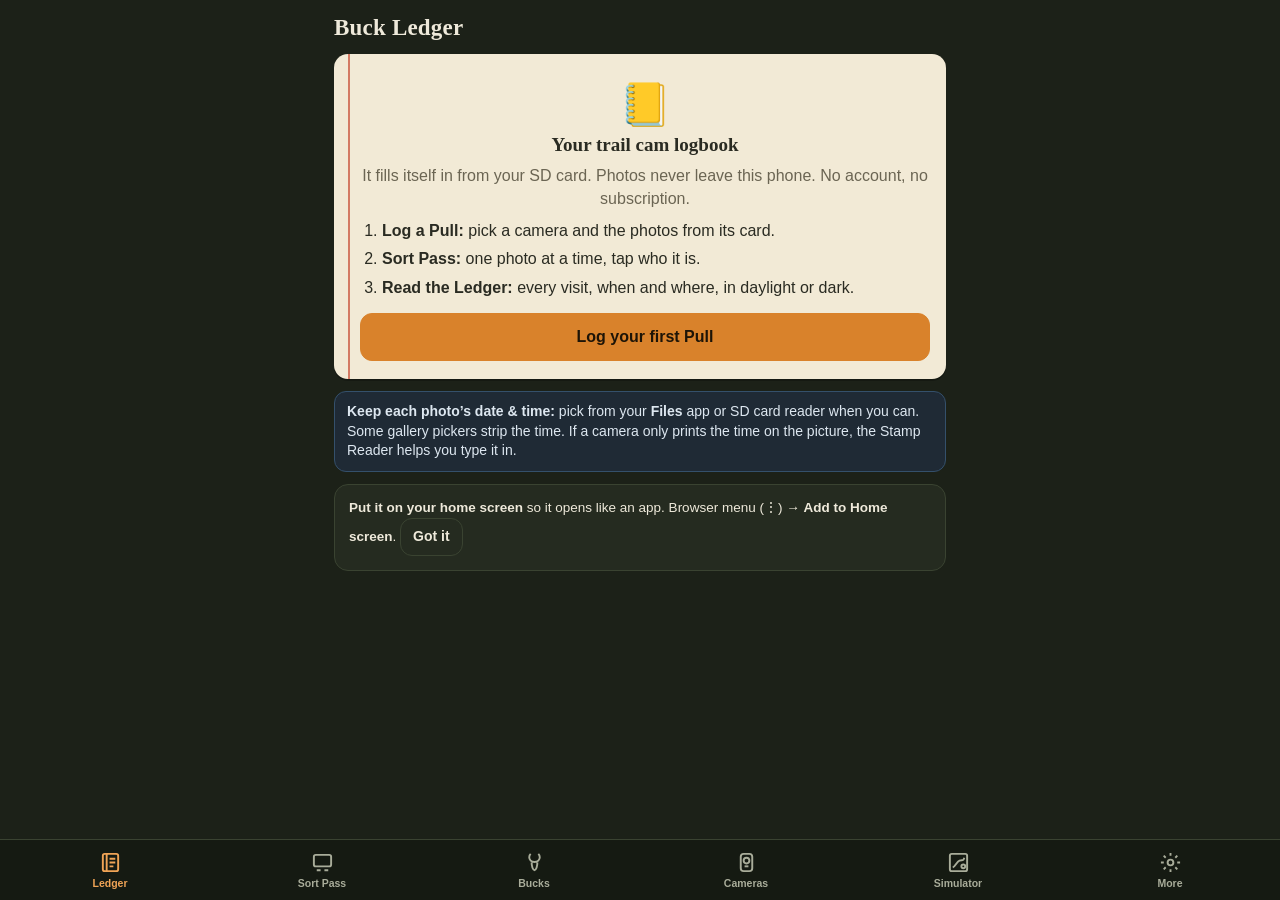
<file: index.html>
<!doctype html>
<html lang="en">
<head>
  <meta charset="utf-8">
  <meta name="viewport" content="width=device-width, initial-scale=1, viewport-fit=cover">
  <title>Buck Ledger · Your trail cam logbook</title>
  <meta name="description" content="A hunter's logbook that fills itself in from your SD card. See when and where each buck shows up. No account, no subscription, photos never leave your phone.">
  <meta name="theme-color" content="#1c2118">
  <meta name="apple-mobile-web-app-capable" content="yes">
  <meta name="mobile-web-app-capable" content="yes">
  <meta name="apple-mobile-web-app-title" content="Buck Ledger">
  <meta name="apple-mobile-web-app-status-bar-style" content="black-translucent">
  <meta name="format-detection" content="telephone=no">
  <link rel="manifest" href="manifest.webmanifest">
  <link rel="icon" href="icons/icon.svg" type="image/svg+xml">
  <link rel="icon" href="icons/favicon-32.png" sizes="32x32" type="image/png">
  <link rel="apple-touch-icon" href="icons/apple-touch-icon.png">
  <link rel="stylesheet" href="styles.css">
</head>
<body>
  <div id="app"></div>
  <nav id="nav" aria-label="Main"></nav>
  <div id="sheet-root"></div>
  <div id="toast" role="status" aria-live="polite"></div>
  <noscript><p style="padding:24px;font-family:sans-serif">Buck Ledger needs JavaScript turned on.</p></noscript>
  <script src="config.js"></script>
  <script src="data/states.js"></script>
  <script src="astro.js"></script>
  <script src="wx.js"></script>
  <script src="data/example.js"></script>
  <script src="fieldtips.js"></script>
  <script src="sim.js"></script>
  <script src="terrain.js"></script>
  <script src="app.js"></script>
</body>
</html>
</file>
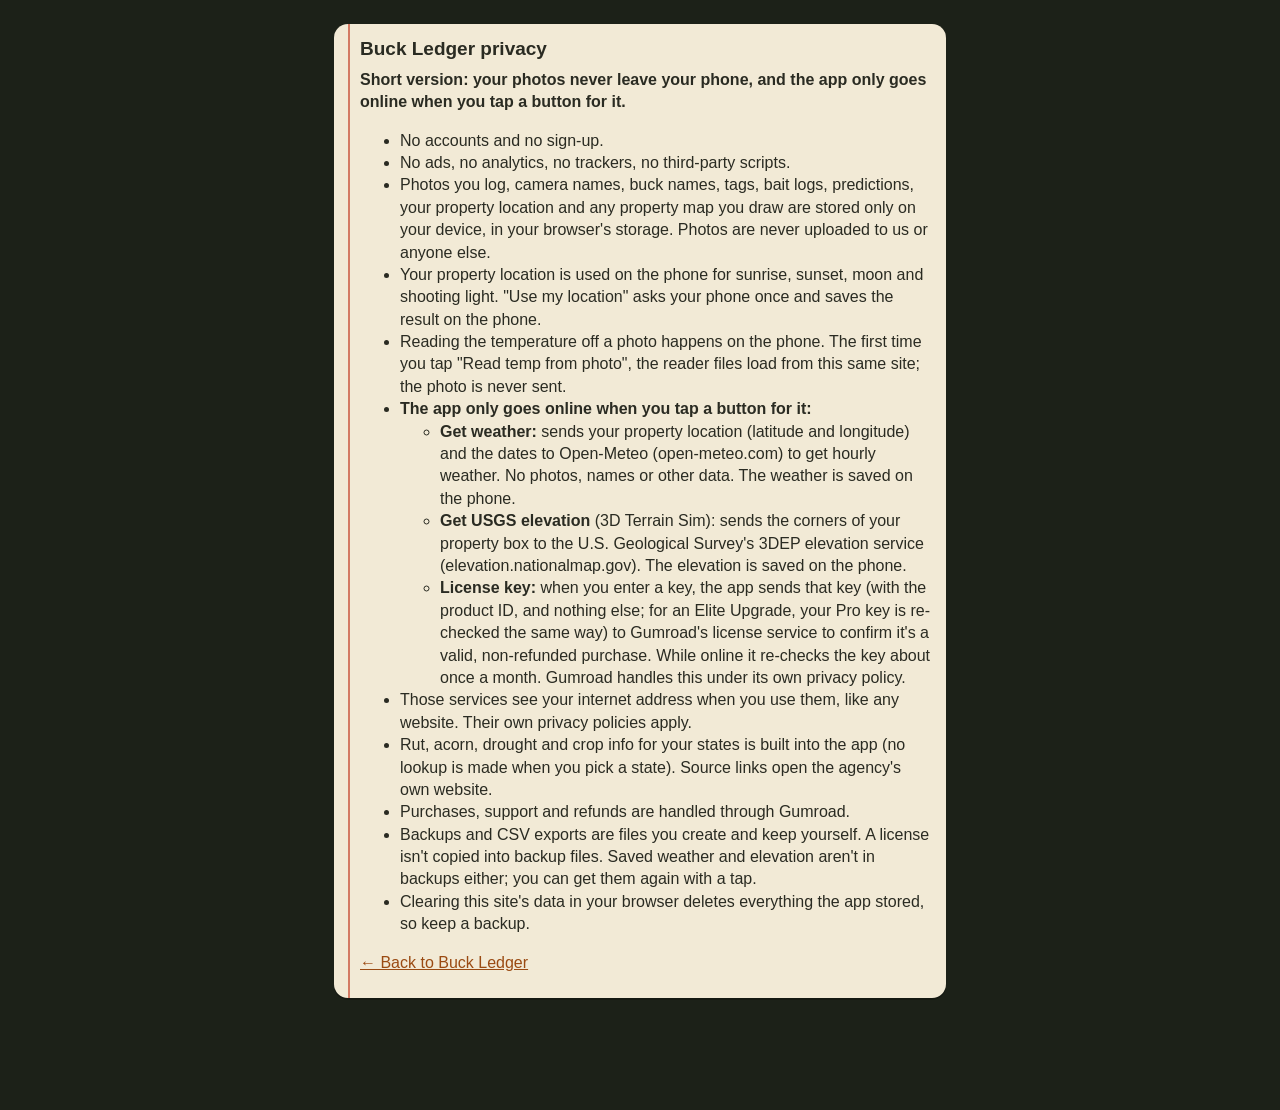
<file: privacy.html>
<!doctype html><html lang="en"><head><meta charset="utf-8"><meta name="viewport" content="width=device-width, initial-scale=1">
<title>Buck Ledger · Privacy</title><link rel="icon" href="icons/icon.svg"><link rel="stylesheet" href="styles.css"></head>
<body><main class="wrap" style="padding-top:24px">
<div class="paper">
<h2>Buck Ledger privacy</h2>
<p><b>Short version: your photos never leave your phone, and the app only goes online when you tap a button for it.</b></p>
<ul>
<li>No accounts and no sign-up.</li>
<li>No ads, no analytics, no trackers, no third-party scripts.</li>
<li>Photos you log, camera names, buck names, tags, bait logs, predictions, your property location and any property map you draw are stored only on your device, in your browser's storage. Photos are never uploaded to us or anyone else.</li>
<li>Your property location is used on the phone for sunrise, sunset, moon and shooting light. "Use my location" asks your phone once and saves the result on the phone.</li>
<li>Reading the temperature off a photo happens on the phone. The first time you tap "Read temp from photo", the reader files load from this same site; the photo is never sent.</li>
<li><b>The app only goes online when you tap a button for it:</b>
 <ul>
 <li><b>Get weather:</b> sends your property location (latitude and longitude) and the dates to Open-Meteo (open-meteo.com) to get hourly weather. No photos, names or other data. The weather is saved on the phone.</li>
 <li><b>Get USGS elevation</b> (3D Terrain Sim): sends the corners of your property box to the U.S. Geological Survey's 3DEP elevation service (elevation.nationalmap.gov). The elevation is saved on the phone.</li>
 <li><b>License key:</b> when you enter a key, the app sends that key (with the product ID, and nothing else; for an Elite Upgrade, your Pro key is re-checked the same way) to Gumroad's license service to confirm it's a valid, non-refunded purchase. While online it re-checks the key about once a month. Gumroad handles this under its own privacy policy.</li>
 </ul></li>
<li>Those services see your internet address when you use them, like any website. Their own privacy policies apply.</li>
<li>Rut, acorn, drought and crop info for your states is built into the app (no lookup is made when you pick a state). Source links open the agency's own website.</li>
<li>Purchases, support and refunds are handled through Gumroad.</li>
<li>Backups and CSV exports are files you create and keep yourself. A license isn't copied into backup files. Saved weather and elevation aren't in backups either; you can get them again with a tap.</li>
<li>Clearing this site's data in your browser deletes everything the app stored, so keep a backup.</li>
</ul>
<p><a href="./">← Back to Buck Ledger</a></p>
</div></main></body></html>
</file>
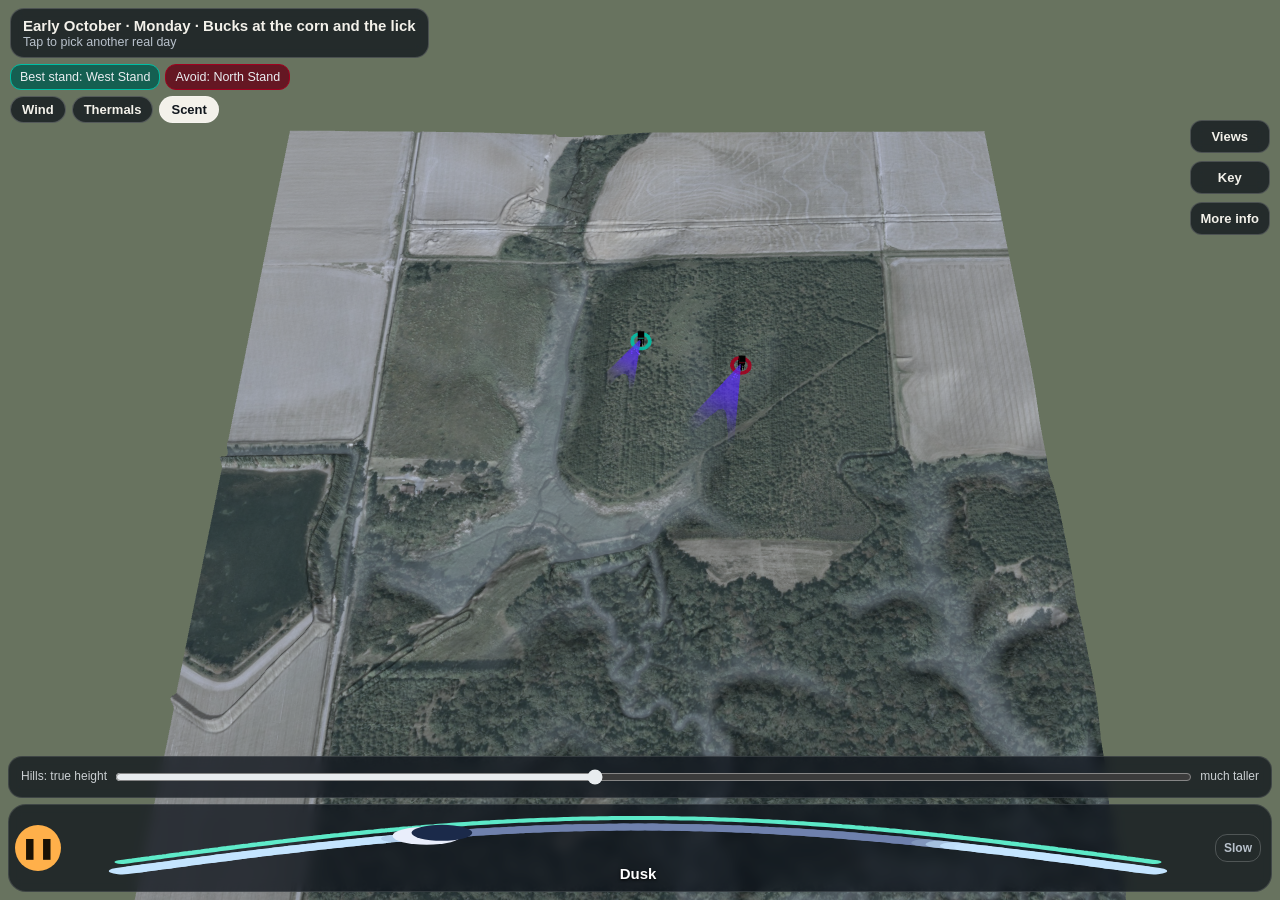
<file: hbk3d/sim.html>
<!doctype html>
<html lang="en">
<head>
<meta charset="utf-8">
<meta name="viewport" content="width=device-width,initial-scale=1,maximum-scale=1,viewport-fit=cover">
<meta name="theme-color" content="#0b1118">
<title>Buck Ledger · 3D sim</title>
<style>
:root{--bg:rgba(10,16,24,.72);--fg:#f3f1ea;--mut:#b9c2cc;--acc:#ffb04a}
*{box-sizing:border-box;-webkit-tap-highlight-color:transparent}
html,body{margin:0;height:100%;background:#0b1118;color:var(--fg);font:15px/1.3 -apple-system,BlinkMacSystemFont,"Segoe UI",Roboto,Helvetica,Arial,sans-serif;overflow:hidden;overscroll-behavior:none}
#gl{position:fixed;inset:0;width:100%;height:100%;display:block;touch-action:none}
#labels{position:fixed;inset:0;pointer-events:none;overflow:hidden}
.lb{position:absolute;transform:translate(-50%,-100%);white-space:nowrap;font-weight:600;font-size:12px;padding:2px 7px;border-radius:9px;background:rgba(8,12,18,.62);color:#fff;text-shadow:0 1px 2px #000;letter-spacing:.2px}
.lb.stand{border:1px solid rgba(255,176,74,.7)}
.lb.cam{border:1px solid rgba(255,255,255,.55);font-size:11px}
.lb.place{background:rgba(40,28,12,.55);color:#f5e7c8;font-weight:500;font-size:11px}
.lb.oak{background:rgba(20,40,16,.55);color:#dff5c8;font-weight:500;font-size:11px}
.lb.buck{font-size:14px;padding:3px 9px;border-width:2px;border-style:solid}
.lb.guess{opacity:.85;border-style:dashed!important;font-weight:500}
.lb.front{background:rgba(30,60,110,.75);font-size:14px;border:1px solid #9cc4ff}
.lb.st{font-size:12px;border-width:2px;border-style:solid;text-align:center;line-height:1.2}
.lb.st b{display:block;font-size:13px}
.lb.st i{display:block;font-style:normal;font-weight:500;font-size:11px;color:#e8ecef;white-space:normal;max-width:190px}
.lb.st.g{border-color:#3ddc6a}.lb.st.y{border-color:#ffd23f}.lb.st.r{border-color:#ff4b4b}
.lb.walk{font-size:11.5px;border:2px solid;font-weight:600;white-space:normal;max-width:200px;text-align:center}
.chip.best{border-color:#3ddc6a;background:rgba(20,80,40,.8)}.chip.avoid{border-color:#ff4b4b;background:rgba(100,20,20,.8)}
.lb.red{background:rgba(120,10,10,.75);border:1px solid #ff5a5a;font-size:11px}
#top{position:fixed;left:0;right:0;top:0;padding:calc(env(safe-area-inset-top) + 8px) 10px 0;display:flex;flex-direction:column;gap:6px;pointer-events:none}
#dayBtn{pointer-events:auto;align-self:flex-start;max-width:100%;background:var(--bg);color:var(--fg);border:1px solid rgba(255,255,255,.18);border-radius:14px;padding:8px 12px;font-size:15px;font-weight:700;backdrop-filter:blur(6px);-webkit-backdrop-filter:blur(6px);text-align:left}
#dayBtn small{display:block;font-weight:500;color:var(--mut);font-size:12.5px;margin-top:1px}
#status{display:flex;flex-wrap:wrap;gap:5px}
.chip{background:var(--bg);border-radius:11px;padding:4px 9px;font-size:12.5px;color:#e9edf1;backdrop-filter:blur(6px);-webkit-backdrop-filter:blur(6px);border:1px solid rgba(255,255,255,.1)}
.chip.hot{border-color:rgba(255,140,60,.6)}.chip.cold{border-color:rgba(120,180,255,.6)}.chip.front{border-color:#9cc4ff;background:rgba(30,60,110,.75)}
#side{position:fixed;right:10px;top:calc(env(safe-area-inset-top) + 120px);display:flex;flex-direction:column;gap:8px}
.sbtn{background:var(--bg);color:var(--fg);border:1px solid rgba(255,255,255,.18);border-radius:12px;padding:8px 10px;font-size:13px;font-weight:600;backdrop-filter:blur(6px);-webkit-backdrop-filter:blur(6px)}
#bottom{position:fixed;left:0;right:0;bottom:0;padding:0 8px calc(env(safe-area-inset-bottom) + 8px);display:flex;flex-direction:column;gap:6px;pointer-events:none}
#bucks{pointer-events:auto;display:flex;gap:6px;overflow-x:auto;padding:2px 2px 4px;scrollbar-width:none}
#bucks::-webkit-scrollbar{display:none}
.bk{flex:0 0 auto;background:var(--bg);color:#fff;border:2px solid rgba(255,255,255,.2);border-radius:16px;padding:6px 12px;font-weight:700;font-size:14px;backdrop-filter:blur(6px);-webkit-backdrop-filter:blur(6px)}
.bk.on{background:rgba(255,255,255,.16)}
.bk.dim{opacity:.45}
#timebar{pointer-events:auto;display:flex;align-items:center;gap:8px;background:var(--bg);border-radius:18px;padding:6px 10px 6px 6px;border:1px solid rgba(255,255,255,.12);backdrop-filter:blur(6px);-webkit-backdrop-filter:blur(6px)}
#play{flex:0 0 46px;height:46px;border-radius:23px;border:none;background:var(--acc);color:#1a1205;font-size:20px;font-weight:900}
#arcWrap{flex:1;position:relative;height:74px;touch-action:none}
#arc{width:100%;height:100%;display:block}
#tod{position:absolute;left:0;right:0;bottom:2px;text-align:center;font-weight:700;font-size:15px;color:#fff;text-shadow:0 1px 3px #000;pointer-events:none}
#speed{flex:0 0 auto;background:transparent;color:var(--mut);border:1px solid rgba(255,255,255,.2);border-radius:12px;padding:6px 8px;font-size:12px;font-weight:600}
#caption{position:fixed;left:6%;right:6%;bottom:calc(env(safe-area-inset-bottom) + 200px);text-align:center;font-size:22px;font-weight:800;color:#fff;text-shadow:0 2px 8px #000,0 0 2px #000;opacity:0;transition:opacity .8s;pointer-events:none;line-height:1.25}
#caption.on{opacity:1}
.sheet{position:fixed;left:8px;right:8px;bottom:8px;max-height:72vh;overflow:auto;background:rgba(12,18,26,.96);border-radius:18px;padding:12px 14px calc(env(safe-area-inset-bottom) + 12px);border:1px solid rgba(255,255,255,.15);display:none;z-index:5}
.sheet.on{display:block}
.sheet h3{margin:2px 0 8px;font-size:16px}
.opt{display:block;width:100%;text-align:left;background:rgba(255,255,255,.06);border:1px solid rgba(255,255,255,.1);color:#fff;border-radius:12px;padding:10px 12px;margin:6px 0;font-size:15px;font-weight:700}
.opt small{display:block;color:var(--mut);font-weight:500;font-size:13px}
.key{display:flex;align-items:center;gap:10px;margin:7px 0;font-size:14px}
.sw{flex:0 0 34px;height:14px;border-radius:7px}
.tog{margin-left:auto;background:rgba(255,255,255,.08);color:#fff;border:1px solid rgba(255,255,255,.2);border-radius:10px;padding:3px 9px;font-size:12px}
.note{color:var(--mut);font-size:12.5px;line-height:1.4;margin-top:10px}
#loading{position:fixed;inset:0;display:flex;align-items:center;justify-content:center;font-size:18px;font-weight:700;background:#0b1118;z-index:9}
body.rec #side,body.rec #speed{display:none}
body.rec #bucks{display:none}

/* BL: Buck Ledger layers */
#blchips{display:flex;flex-wrap:wrap;gap:6px;pointer-events:auto;padding-right:74px}#blexag{padding-right:74px}
.blc{background:var(--bg);color:var(--fg);border:1px solid rgba(255,255,255,.22);border-radius:14px;padding:5px 11px;font-size:13px;font-weight:700;backdrop-filter:blur(6px);-webkit-backdrop-filter:blur(6px)}
.blc.on{background:#f3f1ea;color:#10161d}
.lb.st.g{border-color:#00BFA5}.lb.st.y{border-color:#FF8A00}.lb.st.r{border-color:#A0001E}
.chip.best{border-color:#00BFA5;background:rgba(0,90,78,.8)}.chip.avoid{border-color:#A0001E;background:rgba(100,0,20,.8)}
.lb.tip{white-space:normal;max-width:240px;text-align:left;border:2px solid #f3f1ea;padding:6px 9px;font-weight:500;line-height:1.3}
.lb.tip b{display:block;font-size:13px}.lb.tip i{display:block;font-style:normal;font-size:12px;margin:3px 0}.lb.tip small{display:block;color:#b9c2cc;font-size:10.5px}
.tipshare{margin-top:5px;background:#f3f1ea;color:#10161d;border:none;border-radius:9px;padding:4px 10px;font-weight:700;font-size:12px}
</style>
</head>
<body>
<canvas id="gl"></canvas>
<div id="labels"></div>
<div id="top">
  <button id="dayBtn">Loading…</button>
  <div id="status"></div>
</div>
<div id="side">
  <button class="sbtn" id="viewBtn">Views</button>
  <button class="sbtn" id="keyBtn">Key</button>
</div>
<div id="caption"></div>
<div id="bottom">
  <div id="bucks"></div>
  <div id="timebar">
    <button id="play" aria-label="Play">❚❚</button>
    <div id="arcWrap"><svg id="arc" viewBox="0 0 300 74" preserveAspectRatio="none"></svg><div id="tod"></div></div>
    <button id="speed">Slow</button>
  </div>
</div>
<div class="sheet" id="daySheet"><h3>Pick a real day</h3><div id="dayList"></div></div>
<div class="sheet" id="viewSheet"><h3>Views</h3><div id="viewList"></div></div>
<div class="sheet" id="keySheet"><h3>What you're seeing</h3><div id="keyList"></div><div class="note" id="keyNote"></div></div>
<div id="loading">Loading the 3D ground…</div>
<script src="../fieldtips.js"></script>
<script src="port.js"></script>
</body>
</html>
</file>
<file: styles.css>
:root{--bg:#1c2118;--bg2:#252b20;--line:#3a4331;--text:#eee9da;--muted:#a9ad9a;--paper:#f2ead6;--paper2:#e9dfc4;--ink:#2a2b22;--ink2:#6b6553;--rule:#c9d3dc;--margin:#c8553d;
  --acc:#d9822b;--day:#e0b23c;--light:#d9822b;--dark:#34477a;--ok:#5d8f3e;--danger:#c8553d;--r:14px;--safe-b:env(safe-area-inset-bottom,0px);--safe-t:env(safe-area-inset-top,0px)}
*{box-sizing:border-box;-webkit-tap-highlight-color:transparent}
html,body{margin:0;background:var(--bg);color:var(--text);font:16px/1.4 -apple-system,BlinkMacSystemFont,"Segoe UI",Roboto,Helvetica,Arial,sans-serif;-webkit-text-size-adjust:100%}
a{color:#f0a456}
h1,h2,h3{margin:0 0 8px;line-height:1.2}h1{font-size:23px;letter-spacing:.2px}h2{font-size:19px}h3{font-size:16px}
p{margin:0 0 10px}
.mono{font-family:ui-monospace,"SF Mono",Menlo,Consolas,monospace}
.wrap{max-width:640px;margin:0 auto;padding:calc(12px + var(--safe-t)) 14px calc(100px + var(--safe-b))}
.head{display:flex;align-items:center;gap:10px;margin:2px 0 12px}
.head h1{flex:1;margin:0}
.head .back{color:#f0a456;text-decoration:none;font-size:16px;padding:6px 2px}
.brand{font-family:Georgia,"Times New Roman",serif;font-weight:700}
.muted{color:var(--muted)}.small{font-size:13.5px}.tiny{font-size:12px}
/* paper card = a ledger page */
.paper{background:var(--paper);color:var(--ink);border-radius:var(--r);padding:14px 14px 14px 26px;margin:0 0 12px;position:relative;box-shadow:0 2px 0 rgba(0,0,0,.25)}
.paper::before{content:"";position:absolute;left:14px;top:0;bottom:0;width:2px;background:var(--margin);opacity:.75}
.paper a{color:#9a4a12}
.paper .muted{color:var(--ink2)}
.panel{background:var(--bg2);border:1px solid var(--line);border-radius:var(--r);padding:14px;margin:0 0 12px}
.panel.alert{border-color:var(--acc)}
.btn{display:inline-flex;align-items:center;justify-content:center;gap:6px;min-height:48px;padding:10px 16px;border-radius:12px;border:1px solid var(--line);background:#323a2a;color:var(--text);font:inherit;font-weight:650;cursor:pointer;text-decoration:none;text-align:center}
.btn.go{background:var(--acc);border-color:var(--acc);color:#1d1407}
.btn.ink{background:var(--ink);border-color:var(--ink);color:var(--paper)}
.btn.plain{background:transparent}
.btn.danger{color:#ff9a86;border-color:#6b2f2a}
.btn.block{display:flex;width:100%}
.btn.sm{min-height:38px;padding:6px 12px;font-size:14px}
.btn:disabled{opacity:.45}
.btn-row{display:flex;gap:8px}.btn-row>.btn{flex:1}
.field{display:block;margin:0 0 12px}
.field>span{display:block;font-size:13.5px;color:var(--muted);margin-bottom:4px}
.paper .field>span{color:var(--ink2)}
input[type=text],input[type=number],input[type=date],input[type=time],select,textarea{width:100%;min-height:48px;padding:10px 12px;border-radius:10px;border:1px solid var(--line);background:#14180f;color:var(--text);font:inherit;font-size:16px}
.paper input,.paper select,.paper textarea{background:#fffaf0;color:var(--ink);border-color:#cbbf9f}
select{appearance:none;-webkit-appearance:none;background-image:linear-gradient(45deg,transparent 50%,currentColor 50%),linear-gradient(135deg,currentColor 50%,transparent 50%);background-position:calc(100% - 18px) 50%,calc(100% - 13px) 50%;background-size:5px 5px;background-repeat:no-repeat;padding-right:32px}
/* nav */
#nav{position:fixed;left:0;right:0;bottom:0;background:rgba(22,26,19,.97);border-top:1px solid var(--line);display:flex;padding:4px 4px calc(4px + var(--safe-b));z-index:20}
#nav a{flex:1;display:flex;flex-direction:column;align-items:center;gap:2px;padding:7px 0 5px;color:var(--muted);text-decoration:none;font-size:11.5px;position:relative;font-weight:600}
#nav a svg{width:23px;height:23px}
#nav a.on{color:#f0a456}
#nav a .badge{position:absolute;top:1px;left:calc(50% + 7px);background:var(--acc);color:#1d1407;font-size:10.5px;font-weight:800;border-radius:9px;padding:0 5px;min-width:17px;text-align:center}
#nav.hide{display:none}
/* ledger action strip */
.actions{display:grid;grid-template-columns:repeat(3,1fr);gap:8px;margin-bottom:12px}
.act{display:flex;flex-direction:column;align-items:flex-start;gap:2px;padding:10px 12px;border-radius:12px;background:var(--bg2);border:1px solid var(--line);color:var(--text);text-decoration:none;min-height:64px}
.act b{font-size:15px}.act span{font-size:12px;color:var(--muted)}
.act.hot{border-color:var(--acc);background:#33291b}
.act.main{background:var(--acc);border-color:var(--acc);color:#1d1407}.act.main span{color:#3d2a10}
.filters{display:grid;grid-template-columns:1fr 1fr;gap:8px;margin-bottom:10px}
.filters select{min-height:42px;font-size:15px;padding:6px 30px 6px 10px}
/* the ledger itself */
.ledger{background:var(--paper);color:var(--ink);border-radius:var(--r);overflow:hidden;position:relative;box-shadow:0 2px 0 rgba(0,0,0,.25)}
.ledger::before{content:"";position:absolute;left:58px;top:0;bottom:0;width:2px;background:var(--margin);opacity:.65;z-index:1;pointer-events:none}
.lday{padding:10px 12px 4px 70px;font-family:Georgia,serif;font-weight:700;font-size:14px;color:#7a3d14;border-bottom:1px solid var(--rule);background:var(--paper2)}
.lrow{display:flex;align-items:center;gap:10px;min-height:52px;padding:6px 12px;border-bottom:1px solid var(--rule);color:var(--ink);text-decoration:none;cursor:pointer;width:100%;background:none;border-left:0;border-right:0;border-top:0;font:inherit;text-align:left}
.lrow:last-child{border-bottom:0}
.lrow .tm{width:44px;flex:none;font-family:ui-monospace,"SF Mono",Menlo,Consolas,monospace;font-size:13px;font-weight:700;text-align:right}
.lrow .mk{width:12px;height:12px;border-radius:50%;flex:none;margin-left:6px;border:2px solid transparent}
.mk.day{background:var(--day)}.mk.light{background:var(--paper);border-color:var(--light)!important;background:linear-gradient(90deg,var(--light) 50%,var(--paper) 50%)}.mk.dark{background:var(--dark)}.mk.none{background:#b5ab92}
.lrow .who{flex:1;min-width:0}
.lrow .who b{display:block;white-space:nowrap;overflow:hidden;text-overflow:ellipsis;font-size:15px}
.lrow .who span{font-size:12.5px;color:var(--ink2)}
.lrow .n{font-size:12px;color:var(--ink2);flex:none}
.lrow img{width:52px;height:39px;object-fit:cover;border-radius:5px;flex:none;background:#cfc4a6}
.lpull{display:flex;gap:8px;align-items:center;padding:8px 12px 8px 70px;border-bottom:1px solid var(--rule);font-size:13px;color:#5c5034;background:repeating-linear-gradient(135deg,#efe3c4 0 8px,#f2ead6 8px 16px)}
.legend{display:flex;gap:12px;flex-wrap:wrap;font-size:12.5px;color:var(--muted);margin:8px 2px}
.legend .mk{display:inline-block;width:11px;height:11px;border-radius:50%;margin-right:4px;vertical-align:-1px;border:2px solid transparent}
.paper .legend{color:var(--ink2)}
/* sort pass */
.sp{position:fixed;inset:0;background:#0f120c;z-index:30;display:flex;flex-direction:column}
.sp-top{display:flex;align-items:center;gap:8px;padding:calc(8px + var(--safe-t)) 12px 6px;font-size:14px}
.sp-top .grow{flex:1;min-width:0;white-space:nowrap;overflow:hidden;text-overflow:ellipsis}
.sp-top a,.sp-top button{color:#f0a456;background:none;border:0;font:inherit;font-weight:650;padding:8px 4px;cursor:pointer;text-decoration:none}
.sp-photo{flex:1;min-height:0;display:flex;align-items:center;justify-content:center;position:relative}
.sp-photo img{max-width:100%;max-height:100%;object-fit:contain}
.sp-meta{padding:4px 12px;font-size:13px;color:var(--muted);display:flex;gap:8px;flex-wrap:wrap;align-items:center}
.tray{background:var(--paper);color:var(--ink);border-top-left-radius:18px;border-top-right-radius:18px;padding:10px 12px calc(10px + var(--safe-b))}
.tray .bucks{display:flex;gap:8px;overflow-x:auto;padding-bottom:6px;-webkit-overflow-scrolling:touch}
.tok{flex:none;min-height:46px;padding:8px 14px;border-radius:10px;border:2px solid #cbbf9f;background:#fffaf0;color:var(--ink);font:inherit;font-weight:700;cursor:pointer;white-space:nowrap}
.tok.named{border-color:#9a7a3d}
.tok.on{background:var(--ink);border-color:var(--ink);color:var(--paper)}
.tok.add{border-style:dashed;color:var(--ink2);font-weight:600}
.tray .kinds{display:grid;grid-template-columns:repeat(4,1fr);gap:6px;margin:6px 0}
.tray .kinds .tok{padding:8px 4px}
.tray .commit{display:grid;grid-template-columns:1fr 1fr 1.4fr;gap:6px;margin-top:6px}
.tok.empty{background:#e6dcc0}
/* stamp reader */
.stamp{position:relative;width:100%;height:120px;overflow:hidden;border-radius:10px;background:#000;border:2px solid var(--acc)}
.stamp img{position:absolute;left:0;width:250%;max-width:none}
.stamp-full{width:100%;border-radius:10px;display:block;margin-bottom:8px}
.dt2{display:grid;grid-template-columns:1.2fr 1fr;gap:8px}
/* buck page */
.ring-wrap{display:flex;justify-content:center}
.ring-wrap svg{width:100%;max-width:300px;height:auto}
.strip{display:flex;gap:3px;overflow-x:auto;padding:16px 2px 6px;-webkit-overflow-scrolling:touch;position:relative}
.sday{flex:none;width:22px;height:30px;border-radius:4px;background:#fffaf0;border:1px solid #d6cbaa;font-size:9.5px;color:var(--ink2);display:flex;align-items:flex-end;justify-content:center;padding-bottom:1px;position:relative}
.sday.lit{background:var(--day);border-color:#b58a1c;color:#3d2c05}
.sday.dk{background:var(--dark);border-color:#26355d;color:#dfe5f5}
.sday.seen{background:#b5ab92;border-color:#958a6f;color:#2a2b22}
.sday .mo{position:absolute;top:-15px;left:0;font-size:10.5px;font-weight:700;color:#7a3d14;white-space:nowrap}
.read{margin:0;padding-left:18px;line-height:1.5}.read li{margin-bottom:5px}
.camcount{display:flex;justify-content:space-between;padding:8px 0;border-bottom:1px dashed #cbbf9f;font-size:15px}
.camcount:last-child{border-bottom:0}
/* lists */
.list{list-style:none;margin:0;padding:0}
.list li{border-bottom:1px solid var(--rule)}
.list li:last-child{border-bottom:0}
.list a.item{display:flex;align-items:center;gap:10px;color:var(--ink);text-decoration:none;padding:10px 0}
.list .t{flex:1;min-width:0}.list .t b{display:block;white-space:nowrap;overflow:hidden;text-overflow:ellipsis}
.list .t span{font-size:13px;color:var(--ink2)}
.thumb{width:60px;height:45px;object-fit:cover;border-radius:6px;background:#cfc4a6;flex:none;display:flex;align-items:center;justify-content:center}
.pgrid{display:grid;grid-template-columns:repeat(3,1fr);gap:4px}
.pgrid button,.pgrid a{position:relative;display:block;aspect-ratio:4/3;padding:0;border:2px solid transparent;border-radius:6px;overflow:hidden;background:#cfc4a6;cursor:pointer}
.pgrid img{width:100%;height:100%;object-fit:cover;display:block}
.pgrid .cap{position:absolute;left:0;right:0;bottom:0;font-size:10.5px;padding:1px 4px;background:rgba(0,0,0,.6);color:#fff;font-family:ui-monospace,Menlo,monospace}
.pgrid .sel{border-color:var(--acc)}
.photo-big{width:100%;border-radius:10px;display:block;background:#000}
.pill{display:inline-block;font-size:12px;padding:2px 8px;border-radius:10px;border:1px solid currentColor}
.tip{background:#1f2a35;border:1px solid #34506b;border-radius:12px;padding:10px 12px;font-size:14px;margin:0 0 12px;color:#dde7f0}
.progress{height:10px;background:#cbbf9f;border-radius:6px;overflow:hidden;margin:10px 0}
.progress i{display:block;height:100%;background:var(--acc);width:0;transition:width .2s}
.welcome{text-align:center;padding:22px 16px 18px 26px}
.welcome .big{font-size:42px}
.steps{margin:8px 0 14px;padding-left:22px;text-align:left}.steps li{margin-bottom:6px}
hr{border:0;border-top:1px dashed #cbbf9f;margin:14px 0}
/* sheet + toast */
.sheet-back{position:fixed;inset:0;background:rgba(0,0,0,.55);z-index:40;display:flex;align-items:flex-end;justify-content:center}
.sheet{background:var(--paper);color:var(--ink);border-top-left-radius:18px;border-top-right-radius:18px;width:100%;max-width:640px;max-height:88vh;overflow:auto;padding:18px 16px calc(18px + var(--safe-b))}
.sheet .muted{color:var(--ink2)}
.sheet input{background:#fffaf0;color:var(--ink);border-color:#cbbf9f}
#toast{position:fixed;left:50%;bottom:calc(88px + var(--safe-b));transform:translateX(-50%) translateY(20px);background:var(--paper);color:var(--ink);padding:10px 16px;border-radius:12px;font-weight:650;font-size:14.5px;opacity:0;pointer-events:none;transition:.2s;z-index:60;max-width:90vw;text-align:center;box-shadow:0 4px 18px rgba(0,0,0,.4)}
#toast.show{opacity:1;transform:translateX(-50%) translateY(0)}
@media (min-width:560px){.pgrid{grid-template-columns:repeat(4,1fr)}}
.dt2{grid-template-columns:minmax(0,1.2fr) minmax(0,1fr)}
.dt2 input{min-width:0;padding-left:8px;padding-right:6px}
input[type=date],input[type=time]{-webkit-appearance:none;appearance:none;display:block}
body.full #toast{bottom:auto;top:calc(56px + var(--safe-t))}
.ledger::before{left:66px}
.lrow .tm{width:52px;font-size:12.5px}
.lday,.lpull{padding-left:78px}
.tiers{display:grid;gap:6px}
.tier{display:flex;flex-direction:column;border:2px solid #cbbf9f;border-radius:10px;padding:8px 10px;background:#fffaf0}
.tier b{font-size:15px}.tier span{font-size:13px;color:var(--ink2)}
.tier.cur{border-color:var(--ink);box-shadow:0 0 0 1px var(--ink) inset}
#nav a{font-size:10.5px}
#sim-root{margin-top:4px}
/* v3 */
.vdet{list-style:none;padding:0;margin:6px 0 8px;font-size:.88rem}
.vdet li{padding:3px 0;border-bottom:1px dashed #e2d7bd}
.weak{display:inline-block;font-size:.7rem;padding:1px 6px;border-radius:8px;background:#efe6cf;color:#6b5a32;font-weight:700;margin-left:4px}
.suggest{display:flex;gap:8px;align-items:center;justify-content:space-between;background:#fff4d6;border:2px dashed #c9a24a;border-radius:10px;padding:8px 10px;margin:8px 0;font-size:.9rem}
.tray .suggest{margin:0 0 8px}
.pts{font-size:.75rem;font-weight:700;background:#efe6cf;border-radius:6px;padding:1px 6px;margin-left:4px}
.seg{display:flex;gap:6px;margin:-4px 0 12px}
.seg a{flex:1;text-align:center;padding:10px;border-radius:10px;border:2px solid var(--line);font-weight:600;text-decoration:none;color:var(--muted);background:transparent}
.seg a.on{background:#e0a33a;color:#1c2118;border-color:#e0a33a;font-weight:800;box-shadow:0 0 0 2px #1c2118 inset}
.stgrid{display:grid;grid-template-columns:1fr 1fr;gap:6px}
.stpick{display:flex;flex-direction:column;border:2px solid #cbbf9f;border-radius:10px;padding:8px;background:#fffaf0;cursor:pointer;position:relative}
.stpick input{position:absolute;opacity:0;pointer-events:none}
.stpick.on{border-color:var(--ink);background:#f1ead8}
.stpick span{font-size:.72rem;color:#6b6250}
.research h4{margin:12px 0 4px;font-size:.95rem}
.ev{display:inline-block;font-size:.68rem;padding:1px 6px;border-radius:8px;font-weight:700;vertical-align:middle;text-transform:uppercase}
.ev-strong{background:#d9ecd5;color:#24552a}.ev-moderate{background:#f3e6c4;color:#6b5414}.ev-weak{background:#f3d6cf;color:#7a2c1c}
.pred{border:2px solid #cbbf9f;border-radius:12px;padding:10px 12px;margin:10px 0;background:#fffaf0}
.pred.hit{border-color:#2ea043}.pred.miss{border-color:#d1242f}.pred.void{opacity:.7}
.pred-top{display:flex;justify-content:space-between;gap:8px;align-items:baseline}
.pred.hit .pred-top b{color:#1e7a33}.pred.miss .pred-top b{color:#a61b25}
.chk{display:flex;gap:8px;align-items:center;margin:8px 0;font-size:.9rem}
.zone{margin-top:6px}
.baitrow{display:flex;justify-content:space-between;align-items:center;padding:4px 0}
.t3{position:relative}
.t3-demo{background:#7a2c1c;color:#fff;font-weight:700;text-align:center;padding:6px;border-radius:8px 8px 0 0;font-size:.85rem}
.t3-stage{position:relative;background:#1c2118;border-radius:10px;overflow:hidden;touch-action:none}
.t3-cv{display:block;width:100%}
.t3-gl{display:block;width:100%;touch-action:none}
.t3-ex{display:block;margin:6px 0 2px;font-size:13.5px}.t3-ex input{width:100%;height:30px;accent-color:#c4621a}.t3-exw{display:flex;justify-content:space-between;font-size:11.5px;opacity:.75}.t3-exw i{font-style:normal}
.t3-credit{font-size:11px;opacity:.7;margin:4px 0 0}
.t3-phase{position:absolute;left:0;right:0;bottom:0;padding:6px 10px;background:linear-gradient(transparent,rgba(0,0,0,.7));color:#fff;font-size:.85rem;font-weight:600}
.t3-ctl{padding:8px 0}
.t3-scrub{display:block}.t3-scrub span{display:block;font-weight:700;margin-bottom:2px}.t3-scrub input{width:100%}
.t3-row{display:flex;gap:8px;align-items:flex-end;flex-wrap:wrap;margin:6px 0}
.t3-day{margin:0;flex:1;min-width:140px}
.t3-stands{display:flex;flex-wrap:wrap;gap:6px;margin:8px 0}
.t3-st{display:flex;gap:6px;align-items:center;padding:8px 10px;border-radius:10px;border:2px solid #cbbf9f;background:#fffaf0;font:inherit;font-weight:700}
.t3-st i{width:12px;height:12px;border-radius:50%;display:inline-block}
.t3-st.green i{background:#00bfa5}.t3-st.yellow i{background:#ff8a00}.t3-st.red i{background:#a0001e}
.t3-st.on{border-color:var(--ink);background:#f1ead8}
.t3-manual select{flex:1}
.t3-chips{display:grid;grid-template-columns:repeat(4,1fr);gap:6px;margin:8px 0 2px}.t3-chip{min-height:40px;border-radius:20px;border:2px solid #5a6150;background:transparent;color:inherit;font:inherit;font-size:13.5px;font-weight:700}.t3-chip.on{background:#d9822b;border-color:#d9822b;color:#1d1407}
.t3-compass{position:absolute;top:10px;left:10px;width:74px;height:74px;border-radius:50%;background:rgba(0,0,0,.5);color:#fff;display:flex;flex-direction:column;align-items:center;justify-content:center;pointer-events:none}.t3-compass .t3-car{font-size:46px;line-height:42px;font-weight:900;display:block;transition:transform .3s}.t3-compass span{font-size:11px;font-weight:700}
.t3-callout{position:absolute;transform:translate(-50%,calc(-100% - 12px));max-width:220px;background:rgba(20,22,18,.92);color:#fff;border-radius:10px;padding:8px 10px;font-size:12.5px;line-height:1.35;pointer-events:none;box-shadow:0 2px 10px rgba(0,0,0,.4)}.t3-callout b{display:block;font-size:13.5px;margin-bottom:2px}.t3-callout:after{content:"";position:absolute;left:50%;bottom:-6px;margin-left:-6px;border:6px solid transparent;border-bottom:0;border-top-color:rgba(20,22,18,.92)}
#field-tips .tip{border-top:1px solid rgba(0,0,0,.12);padding:10px 0 4px}#field-tips h4{margin:0 0 4px;font-size:15px}#field-tips .tip p{margin:0 0 6px}#field-tips a{color:inherit}
.t3-callout.tip{max-width:240px}.t3-callout.tip span{display:block}

/* 3D view: the ported original sim in its own frame (phone-tall, same look as the original) */
.t3-port{display:block;width:100%;height:min(86vh,900px);border:0;border-radius:14px;background:#0b1118}

/* 3D view full screen (Slade Oct 12): fills the phone above everything, incl. the tab bar; slim close bar on top */
.t3-fsbtn{margin:0 0 8px}
.t3-fsbar{display:none}
.t3-host.t3-full{position:fixed;inset:0;z-index:9999;background:#0b1118;display:flex;flex-direction:column;padding:env(safe-area-inset-top) 0 0}
.t3-host.t3-full .t3-fsbtn{display:none}
.t3-host.t3-full .t3-fsbar{display:flex;align-items:center;justify-content:space-between;gap:8px;padding:6px 10px;color:#e8ecef;font-weight:700;flex:0 0 auto}
.t3-host.t3-full .t3-port{flex:1 1 auto;height:auto;min-height:0;border-radius:0}
html.t3-noscroll,html.t3-noscroll body{overflow:hidden}
.t3-intro{margin:0 0 10px;font-size:14.5px;line-height:1.45}.t3-intro p{margin:0 0 6px}.t3-host.t3-full .t3-intro{display:none}
</file>
